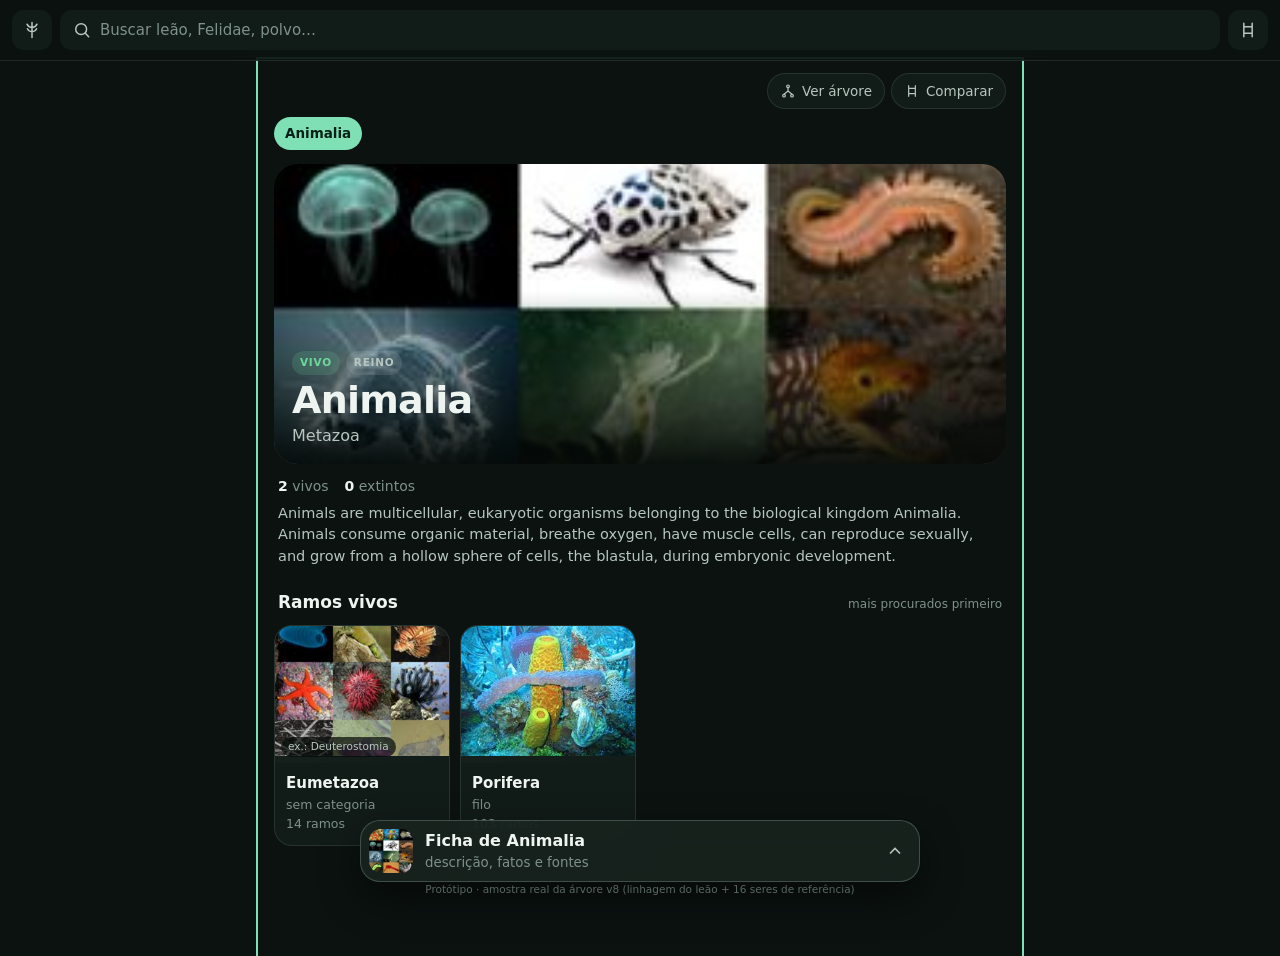
<file: index.html>
<!doctype html>
<html lang="pt-BR">
<head>
  <meta charset="utf-8">
  <meta name="viewport" content="width=device-width, initial-scale=1, viewport-fit=cover">
  <meta name="theme-color" content="#0b1210">
  <meta name="color-scheme" content="dark">
  <meta name="view-transition" content="same-origin">
  <title>Rammo · protótipo</title>
  <link rel="stylesheet" href="app.css">
</head>
<body>
  <header class="bar">
    <button class="icon" id="home" aria-label="Início">
      <svg viewBox="0 0 24 24" aria-hidden="true"><path d="M12 3v18M12 9c-3 0-5-2-6-4M12 9c3 0 5-2 6-4M12 14c-2.5 0-4.5-1.5-5.5-3.5M12 14c2.5 0 4.5-1.5 5.5-3.5"/></svg>
    </button>
    <button class="search" id="openSearch">
      <svg viewBox="0 0 24 24" aria-hidden="true"><circle cx="11" cy="11" r="6.5"/><path d="m16 16 4 4"/></svg>
      <span>Buscar leão, Felidae, polvo…</span>
    </button>
    <button class="icon" id="openCompare" aria-label="Comparar">
      <svg viewBox="0 0 24 24" aria-hidden="true"><path d="M7 4v16M17 4v16M7 8h10M7 16h10"/></svg>
    </button>
  </header>
  <main id="view" tabindex="-1"></main>
  <div id="layer"></div>
  <p class="mock">Protótipo · amostra real da árvore v8 (linhagem do leão + 16 seres de referência)</p>
  <script src="app.js" defer></script>
</body>
</html>
</file>
<file: app.css>
:root {
  --bg: #0b1210;
  --bg-2: #111b18;
  --bg-3: #18241f;
  --line: rgba(190, 220, 205, 0.12);
  --line-2: rgba(190, 220, 205, 0.24);
  --ink: #eef4f0;
  --ink-2: #b7c6bf;
  --ink-3: #7e918a;
  --accent: #7fe0b5;
  --accent-ink: #052016;
  --living: #6fd69c;
  --fossil: #e7ad5f;
  --compare-b: #c6a6ff;
  --radius: 18px;
  --ease: cubic-bezier(.2, .8, .2, 1);
  --safe-b: env(safe-area-inset-bottom, 0px);
  color-scheme: dark;
  -webkit-tap-highlight-color: transparent;
}
* { box-sizing: border-box; }
html, body { margin: 0; background: var(--bg); color: var(--ink); }
body {
  font: 16px/1.5 system-ui, -apple-system, "Segoe UI", Roboto, "Helvetica Neue", sans-serif;
  min-height: 100dvh;
  overscroll-behavior-y: none;
}
button { font: inherit; color: inherit; background: none; border: 0; padding: 0; cursor: pointer; text-align: left; }
button:focus-visible, [tabindex]:focus-visible { outline: 2px solid var(--accent); outline-offset: 2px; }
svg { display: block; }
i { font-style: italic; }
.press { transition: transform .15s var(--ease), background-color .15s; }
.press:active { transform: scale(.97); }

/* top bar */
.bar {
  position: sticky; top: 0; z-index: 20;
  display: flex; gap: 8px; align-items: center;
  padding: calc(env(safe-area-inset-top, 0px) + 10px) 12px 10px;
  background: color-mix(in srgb, var(--bg) 82%, transparent);
  backdrop-filter: saturate(1.4) blur(14px);
  -webkit-backdrop-filter: saturate(1.4) blur(14px);
  border-bottom: 1px solid var(--line);
}
.bar .icon { width: 40px; height: 40px; display: grid; place-items: center; border-radius: 12px; background: var(--bg-2); flex: none; }
.bar svg { width: 20px; height: 20px; fill: none; stroke: var(--ink-2); stroke-width: 1.8; stroke-linecap: round; }
.bar .search { flex: 1; min-width: 0; height: 40px; display: flex; align-items: center; gap: 8px; padding: 0 12px; border-radius: 12px; background: var(--bg-2); color: var(--ink-3); font-size: 15px; }
.bar .search span { white-space: nowrap; overflow: hidden; text-overflow: ellipsis; }

main { display: block; max-width: 760px; margin: 0 auto; padding: 12px 14px calc(110px + var(--safe-b)); outline: none; }
.mock { position: fixed; left: 0; right: 0; bottom: calc(var(--safe-b) + 2px); margin: 0; text-align: center; font-size: 10.5px; color: var(--ink-3); pointer-events: none; z-index: 1; }

/* trail */
.topline { display: flex; justify-content: space-between; align-items: center; gap: 8px; min-height: 36px; }
.back { display: inline-flex; align-items: center; gap: 2px; color: var(--accent); font-weight: 600; min-width: 0; padding: 6px 2px; }
.back span { white-space: nowrap; overflow: hidden; text-overflow: ellipsis; }
.chipbtn { display: inline-flex; align-items: center; gap: 6px; padding: 7px 12px; border-radius: 999px; background: var(--bg-2); border: 1px solid var(--line); color: var(--ink-2); font-size: 13.5px; flex: none; }
.chipbtn svg { width: 16px; height: 16px; fill: none; stroke: currentColor; stroke-width: 1.8; stroke-linecap: round; }
.path { display: flex; gap: 6px; align-items: center; overflow-x: auto; scrollbar-width: none; margin: 6px -14px 12px; padding: 2px 14px; mask-image: linear-gradient(90deg, transparent, #000 14px, #000 calc(100% - 14px), transparent); }
.path::-webkit-scrollbar { display: none; }
.path .sep { color: var(--ink-3); font-size: 11px; flex: none; }
.path button { flex: none; padding: 6px 11px; border-radius: 999px; background: var(--bg-2); color: var(--ink-2); font-size: 13.5px; }
.path .gap { background: none; color: var(--ink-3); font-size: 12px; padding: 6px 4px; font-variant-numeric: tabular-nums; }
.path .mid { background: none; border: 1px dashed var(--line-2); color: var(--ink-3); }
.path .here { background: var(--accent); color: var(--accent-ink); font-weight: 650; }

.hero { position: relative; height: clamp(200px, 56vw, 300px); border-radius: 24px; overflow: hidden; background: var(--bg-2); view-transition-name: hero; }
.hero img { position: absolute; inset: 0; width: 100%; height: 100%; object-fit: cover; animation: fadein .5s var(--ease); }
.hero .veil { position: absolute; inset: auto 0 0 0; padding: 60px 18px 16px; background: linear-gradient(transparent, rgba(5, 10, 8, .94)); }
.hero h1 { margin: 6px 0 0; font-size: clamp(28px, 8vw, 38px); line-height: 1.05; letter-spacing: -.02em; }
.hero .sci { color: var(--ink-2); margin-top: 3px; }
.hero .cap { position: absolute; top: 10px; right: 10px; font-size: 11px; padding: 4px 9px; border-radius: 999px; background: rgba(5, 10, 8, .66); color: var(--ink-2); backdrop-filter: blur(6px); }
.tags { display: flex; gap: 6px; flex-wrap: wrap; }
.tag { font-size: 10.5px; letter-spacing: .07em; text-transform: uppercase; font-weight: 650; padding: 4px 8px; border-radius: 999px; background: rgba(255, 255, 255, .1); color: var(--ink-2); }
.tag.living { background: rgba(111, 214, 156, .16); color: var(--living); }
.tag.extinct { background: rgba(231, 173, 95, .16); color: var(--fossil); }
.stats { display: flex; gap: 16px; flex-wrap: wrap; margin: 12px 4px 4px; color: var(--ink-3); font-size: 14px; }
.stats b { color: var(--ink); font-variant-numeric: tabular-nums; }
.lead { margin: 6px 4px 0; color: var(--ink-2); font-size: 14.5px; display: -webkit-box; -webkit-line-clamp: 3; -webkit-box-orient: vertical; overflow: hidden; }

h2.sec { display: flex; justify-content: space-between; align-items: baseline; margin: 22px 4px 10px; font-size: 17px; }
h2.sec span { font-size: 12px; font-weight: 400; color: var(--ink-3); }
.cards { display: grid; grid-template-columns: repeat(auto-fill, minmax(150px, 1fr)); gap: 10px; }
.card { display: grid; border-radius: var(--radius); overflow: hidden; background: var(--bg-2); border: 1px solid var(--line); min-width: 0; content-visibility: auto; contain-intrinsic-size: 190px; }
.card .ph { position: relative; aspect-ratio: 4 / 3; background: linear-gradient(135deg, var(--bg-3), var(--bg-2)); }
.card .ph img { width: 100%; height: 100%; object-fit: cover; opacity: 0; transition: opacity .35s var(--ease); }
.card .ph img.ok { opacity: 1; }
.card .ex { position: absolute; left: 6px; bottom: 6px; max-width: calc(100% - 12px); font-size: 10.5px; padding: 2px 7px; border-radius: 999px; background: rgba(5, 10, 8, .7); color: var(--ink-2); white-space: nowrap; overflow: hidden; text-overflow: ellipsis; }
.card .tx { display: grid; gap: 1px; padding: 9px 11px 11px; min-width: 0; }
.card strong, .card .tx span { white-space: nowrap; overflow: hidden; text-overflow: ellipsis; }
.card strong { font-size: 15px; font-weight: 650; }
.card .tx span { font-size: 12.5px; color: var(--ink-3); }

.acc { margin-top: 10px; border-radius: var(--radius); background: var(--bg-2); border: 1px solid var(--line); overflow: hidden; }
.acc > button { width: 100%; display: flex; justify-content: space-between; align-items: center; padding: 14px 16px; font-weight: 650; }
.acc > button span:last-child { color: var(--ink-3); font-weight: 400; font-size: 13px; }
.acc ul { list-style: none; margin: 0; padding: 0; }
.row { width: 100%; display: flex; justify-content: space-between; gap: 12px; padding: 11px 16px; border-top: 1px solid var(--line); font-size: 15px; }
.row span:first-child { min-width: 0; white-space: nowrap; overflow: hidden; text-overflow: ellipsis; }
.row span:last-child { flex: none; color: var(--ink-3); font-size: 12.5px; }
.note { color: var(--ink-3); font-size: 14px; margin: 18px 4px; }

.peek {
  position: fixed; left: 50%; bottom: calc(var(--safe-b) + 18px); z-index: 15;
  width: min(560px, calc(100% - 24px)); transform: translateX(-50%);
  display: flex; align-items: center; gap: 12px; padding: 8px 14px 8px 8px;
  border-radius: 20px; background: color-mix(in srgb, var(--bg-3) 88%, transparent);
  backdrop-filter: blur(16px); -webkit-backdrop-filter: blur(16px);
  border: 1px solid var(--line-2); box-shadow: 0 16px 40px rgba(0, 0, 0, .45);
}
.peek img, .peek .noimg { width: 44px; height: 44px; border-radius: 12px; object-fit: cover; background: var(--bg-2); flex: none; }
.peek div { flex: 1; min-width: 0; display: grid; }
.peek strong { white-space: nowrap; overflow: hidden; text-overflow: ellipsis; }
.peek small { color: var(--ink-3); }
.peek svg { width: 20px; height: 20px; fill: none; stroke: var(--ink-2); stroke-width: 2; }

/* sheet */
.scrim { position: fixed; inset: 0; z-index: 30; background: rgba(2, 5, 4, .55); animation: fadein .2s ease-out; }
.sheet {
  position: fixed; left: 0; right: 0; bottom: 0; z-index: 31; margin: 0 auto; max-width: 760px;
  height: 62dvh; display: flex; flex-direction: column;
  background: var(--bg-2); border-radius: 26px 26px 0 0; border: 1px solid var(--line-2); border-bottom: 0;
  box-shadow: 0 -20px 50px rgba(0, 0, 0, .5);
  animation: rise .32s var(--ease); transition: height .3s var(--ease); touch-action: none;
}
.sheet.full { height: 92dvh; }
.sheet .grip { flex: none; padding: 10px 0 8px; display: grid; place-items: center; cursor: grab; }
.sheet .grip span { width: 40px; height: 5px; border-radius: 5px; background: var(--line-2); }
.sheet .body { flex: 1; overflow-y: auto; padding: 4px 20px calc(var(--safe-b) + 24px); touch-action: pan-y; overscroll-behavior: contain; }
.sheet h3 { margin: 4px 0 2px; font-size: 24px; letter-spacing: -.01em; }
.sheet .desc { color: var(--ink-2); font-size: 15px; }
.facts { margin: 14px 0 0; display: grid; }
.facts div { display: grid; grid-template-columns: 120px 1fr; gap: 10px; padding: 10px 0; border-top: 1px solid var(--line); font-size: 14px; }
.facts dt { color: var(--ink-3); }
.facts dd { margin: 0; color: var(--ink-2); overflow-wrap: anywhere; }
.credit { font-size: 12px; color: var(--ink-3); margin-top: 14px; }

/* full-screen layers */
.screen { position: fixed; inset: 0; z-index: 40; display: flex; flex-direction: column; background: var(--bg); animation: rise .3s var(--ease); }
.screen header { display: flex; justify-content: space-between; align-items: center; gap: 10px; padding: calc(env(safe-area-inset-top, 0px) + 12px) 16px 8px; }
.screen header small { display: block; color: var(--ink-3); font-size: 11px; letter-spacing: .1em; text-transform: uppercase; }
.screen header strong { font-size: 22px; }
.close { width: 40px; height: 40px; border-radius: 50%; display: grid; place-items: center; background: var(--bg-2); flex: none; }
.close svg { width: 18px; height: 18px; stroke: var(--ink); stroke-width: 2; fill: none; }
.legend { display: flex; gap: 14px; padding: 0 16px 8px; color: var(--ink-3); font-size: 12px; }
.legend span { display: inline-flex; gap: 6px; align-items: center; }
.legend i { width: 10px; height: 10px; border-radius: 50%; }
.canvas { flex: 1; overflow: auto; border-top: 1px solid var(--line); background: radial-gradient(circle at 50% 0, rgba(127, 224, 181, .07), transparent 60%); overscroll-behavior: contain; }
.canvas svg { max-width: none; }
.hint { margin: 0; padding: 10px 16px calc(var(--safe-b) + 12px); color: var(--ink-3); font-size: 13px; }
.tn { cursor: pointer; }
.tn text { pointer-events: none; }

/* search */
.searchbox { margin: 0 16px; display: flex; align-items: center; gap: 8px; padding: 0 14px; height: 48px; border-radius: 14px; background: var(--bg-2); border: 1px solid var(--line-2); }
.searchbox input { flex: 1; min-width: 0; background: none; border: 0; outline: none; color: var(--ink); font: inherit; font-size: 17px; }
.results { flex: 1; overflow-y: auto; list-style: none; margin: 10px 0 0; padding: 0 8px calc(var(--safe-b) + 20px); }
.results button { width: 100%; display: flex; align-items: center; gap: 12px; padding: 10px 8px; border-radius: 14px; }
.results button:active { background: var(--bg-2); }
.results img, .results .noimg { width: 44px; height: 44px; border-radius: 50%; object-fit: cover; background: var(--bg-2); flex: none; }
.results div { min-width: 0; display: grid; }
.results strong, .results small { white-space: nowrap; overflow: hidden; text-overflow: ellipsis; }
.results small { color: var(--ink-3); }

/* compare */
.compare h1 { margin: 6px 4px 2px; font-size: 26px; letter-spacing: -.01em; }
.compare .sub { margin: 0 4px 14px; color: var(--ink-3); font-size: 14px; }
.slots { display: grid; grid-template-columns: 1fr 1fr; gap: 10px; }
.slot { display: flex; align-items: center; gap: 10px; padding: 10px; border-radius: var(--radius); background: var(--bg-2); border: 1px solid var(--line); border-left: 4px solid var(--c); min-width: 0; }
.slot img, .slot .noimg { width: 42px; height: 42px; border-radius: 50%; object-fit: cover; background: var(--bg-3); flex: none; }
.slot div { min-width: 0; display: grid; }
.slot strong, .slot small { white-space: nowrap; overflow: hidden; text-overflow: ellipsis; }
.slot small { color: var(--ink-3); font-size: 12px; }
.pairs { display: flex; gap: 6px; flex-wrap: wrap; margin: 12px 0 8px; }
.pairs button { padding: 7px 12px; border-radius: 999px; background: rgba(127, 224, 181, .12); color: var(--accent); font-size: 13.5px; }
.reel { display: flex; gap: 12px; overflow-x: auto; padding: 6px 2px 10px; scrollbar-width: none; }
.reel::-webkit-scrollbar { display: none; }
.reel button { flex: none; width: 64px; display: grid; justify-items: center; gap: 4px; font-size: 11.5px; color: var(--ink-2); text-align: center; }
.reel img, .reel .noimg { width: 58px; height: 58px; border-radius: 50%; object-fit: cover; background: var(--bg-2); border: 2px solid transparent; }
.reel .a img, .reel .a .noimg { border-color: var(--accent); }
.reel .b img, .reel .b .noimg { border-color: var(--compare-b); }
.fork { width: 100%; max-width: 520px; margin: 4px auto 0; }
.verdict { padding: 16px; border-radius: var(--radius); background: var(--bg-2); border: 1px solid var(--line); display: grid; gap: 6px; }
.verdict p { margin: 0; color: var(--ink-2); font-size: 14px; }
.verdict .go { justify-self: start; margin-top: 6px; padding: 9px 16px; border-radius: 999px; background: var(--accent); color: var(--accent-ink); font-weight: 650; }
.shared { margin: 14px 4px 0; }
.shared small { color: var(--ink-3); }
.shared div { display: flex; gap: 6px; flex-wrap: wrap; margin-top: 6px; }
.shared span { padding: 5px 10px; border-radius: 999px; background: var(--bg-2); color: var(--ink-2); font-size: 13px; }

.toast { position: fixed; left: 50%; bottom: calc(var(--safe-b) + 90px); transform: translateX(-50%); z-index: 50; max-width: 92%; padding: 9px 16px; border-radius: 999px; background: #22332d; color: var(--ink); font-size: 13.5px; white-space: nowrap; overflow: hidden; text-overflow: ellipsis; animation: toast 2.8s var(--ease) forwards; pointer-events: none; }

@keyframes fadein { from { opacity: 0; } }
@keyframes rise { from { transform: translateY(28px); opacity: .3; } }
@keyframes toast { 0% { opacity: 0; transform: translate(-50%, 8px); } 10%, 80% { opacity: 1; transform: translate(-50%, 0); } 100% { opacity: 0; } }
::view-transition-old(root), ::view-transition-new(root) { animation-duration: .28s; animation-timing-function: var(--ease); }
html.fwd::view-transition-old(root) { animation-name: outLeft; }
html.fwd::view-transition-new(root) { animation-name: inRight; }
html.bwd::view-transition-old(root) { animation-name: outRight; }
html.bwd::view-transition-new(root) { animation-name: inLeft; }
@keyframes outLeft { to { transform: translateX(-24px); opacity: 0; } }
@keyframes inRight { from { transform: translateX(24px); opacity: 0; } }
@keyframes outRight { to { transform: translateX(24px); opacity: 0; } }
@keyframes inLeft { from { transform: translateX(-24px); opacity: 0; } }
@media (prefers-reduced-motion: reduce) {
  *, ::view-transition-old(root), ::view-transition-new(root) { animation: none !important; transition: none !important; }
}
</file>
